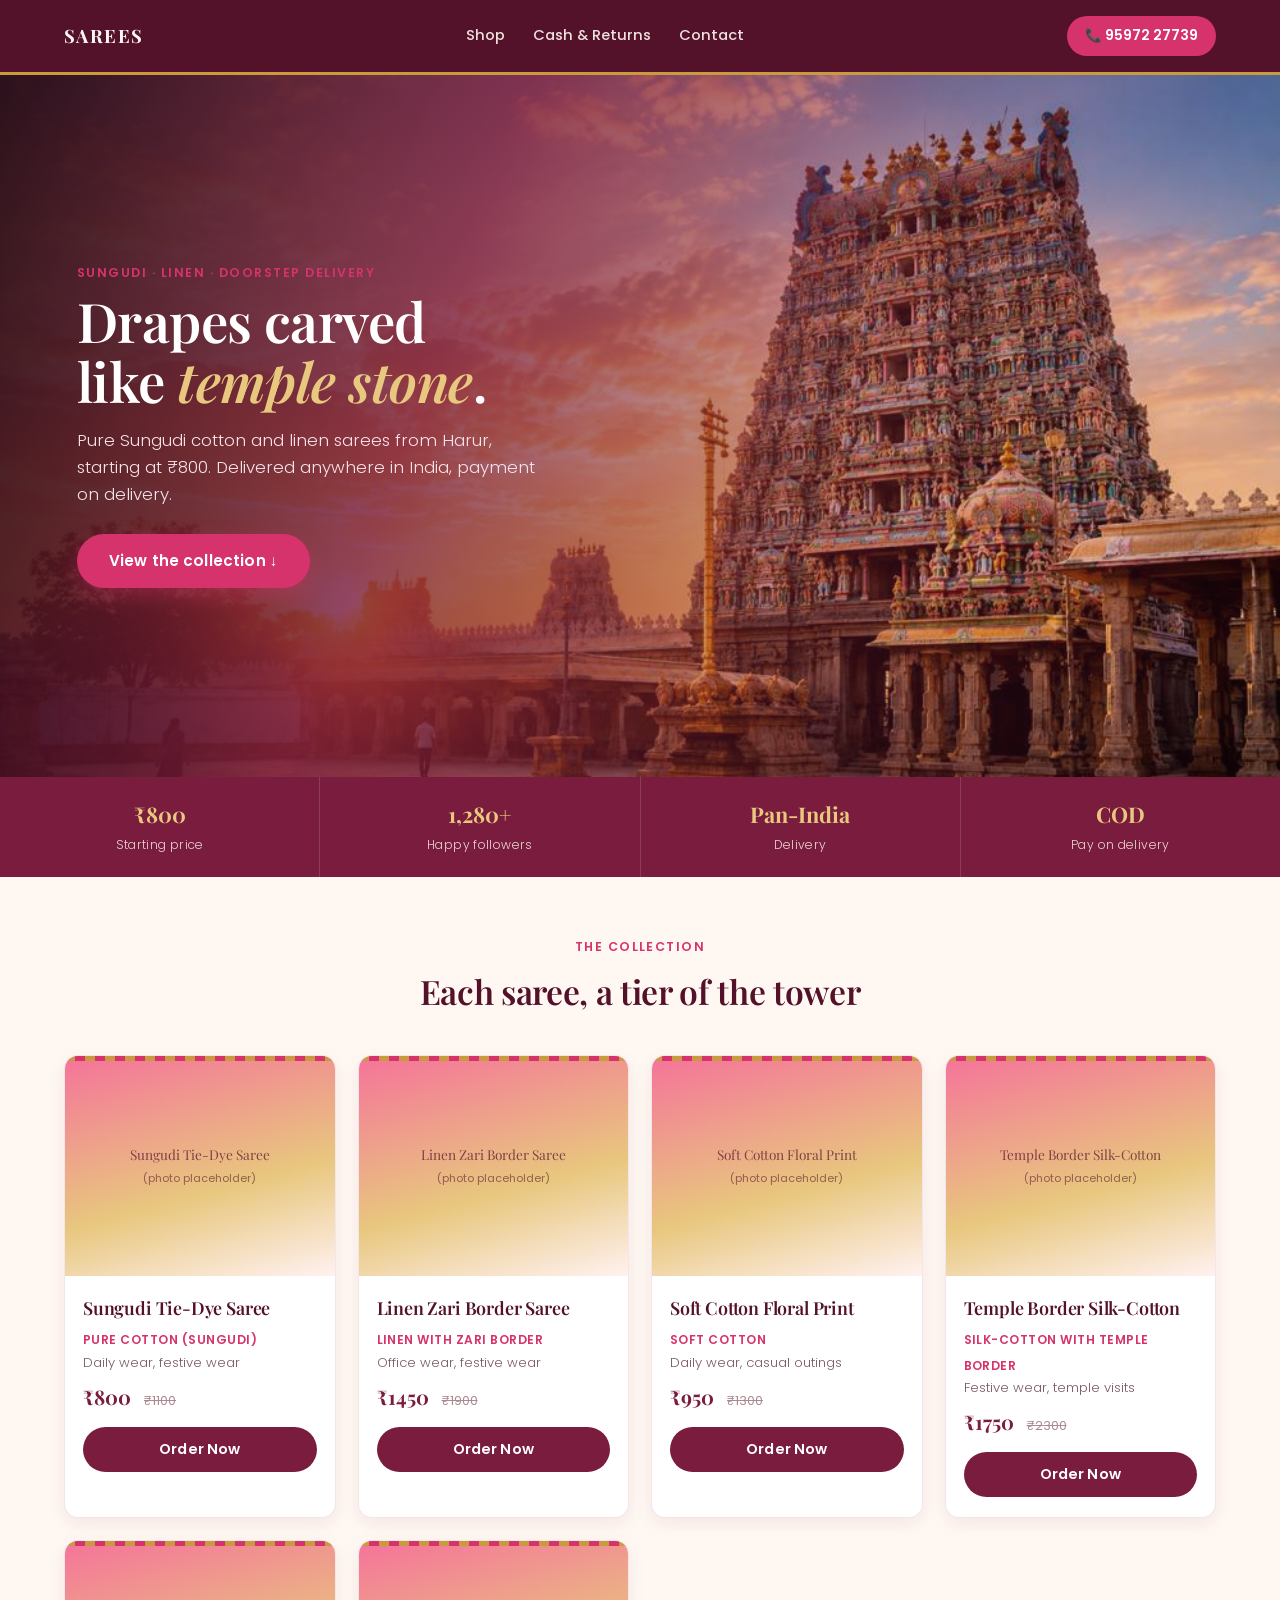
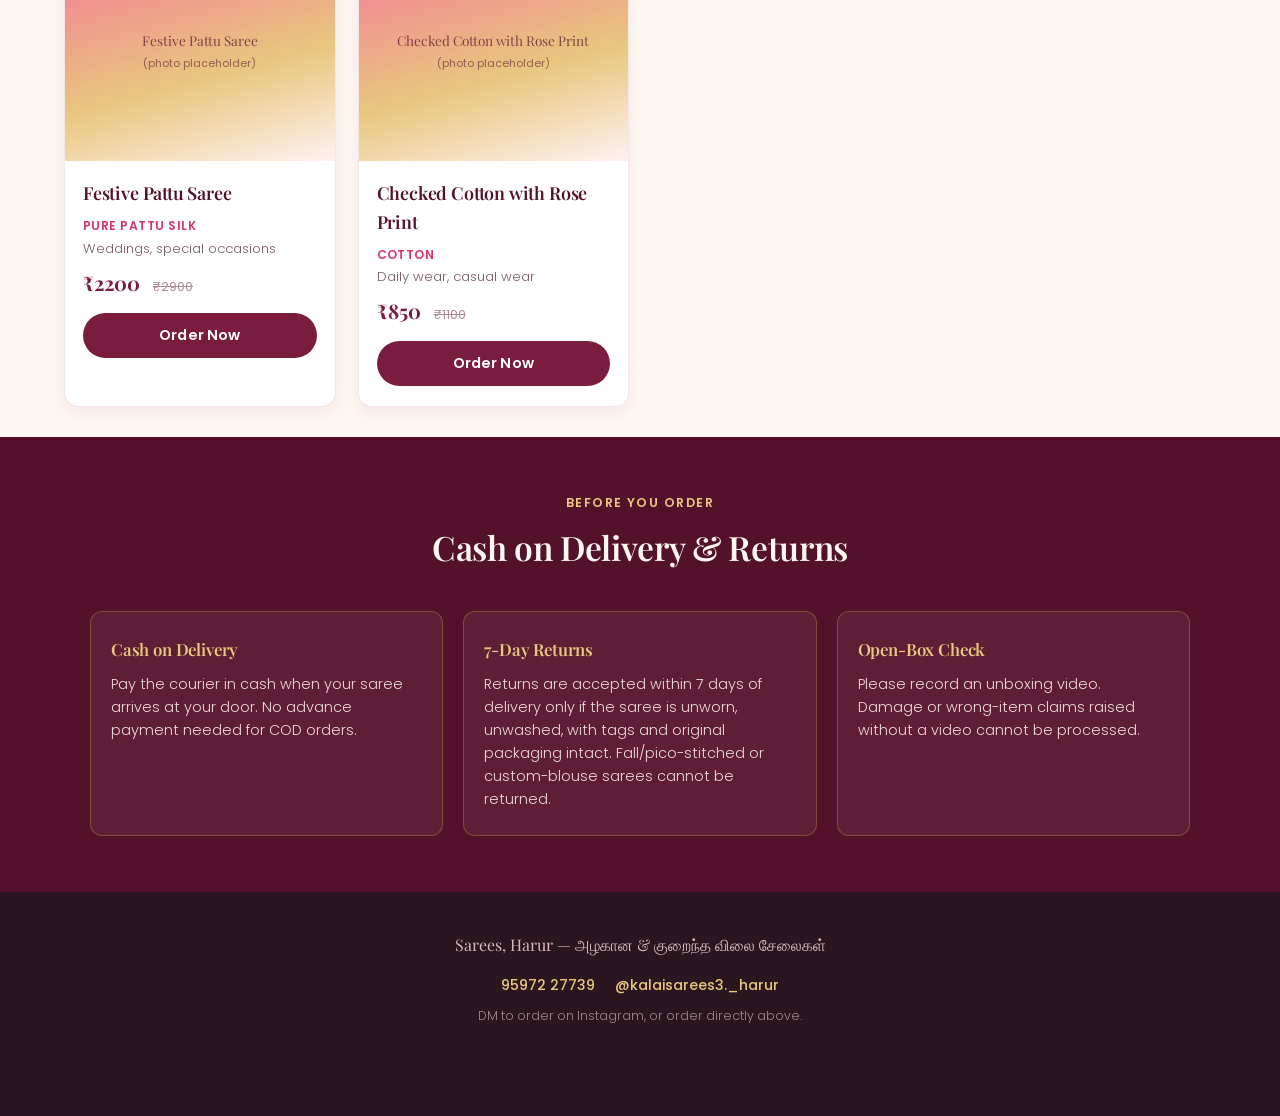
<file: preview.html>
<!DOCTYPE html>
<html lang="en">
<head>
<meta charset="UTF-8">
<meta name="viewport" content="width=device-width, initial-scale=1.0">
<title>Sarees — Harur</title>
<link rel="preconnect" href="https://fonts.googleapis.com">
<link rel="preconnect" href="https://fonts.gstatic.com" crossorigin>
<link href="https://fonts.googleapis.com/css2?family=Playfair+Display:ital,wght@0,500;0,600;0,700;1,500&family=Poppins:wght@300;400;500;600;700&display=swap" rel="stylesheet">
<style>:root{
  --plum:#7A1C3D;
  --plum-deep:#54122A;
  --rose:#D6336C;
  --rose-light:#F5739A;
  --gold:#C99A3F;
  --gold-light:#E8C77E;
  --blush:#FFF1F0;
  --cream:#FFF8F2;
  --teal:#0F3D3E;
  --ink:#2B1620;
  --radius:6px;
  --font-display:'Playfair Display', Georgia, serif;
  --font-body:'Poppins', -apple-system, sans-serif;
}

*{box-sizing:border-box;margin:0;padding:0;-webkit-tap-highlight-color:transparent;}
html{scroll-behavior:smooth;}
body{
  font-family:var(--font-body);
  background:var(--cream);
  color:var(--ink);
  line-height:1.6;
  font-weight:400;
  -webkit-font-smoothing:antialiased;
  overflow-x:hidden;
}
h1,h2,h3{font-family:var(--font-display);font-weight:600;letter-spacing:-0.01em;}
.eyebrow{
  font-family:var(--font-body);
  font-weight:600;
  font-size:0.78rem;
  text-transform:uppercase;
  letter-spacing:0.12em;
  color:var(--rose);
  margin-bottom:8px;
}

.mobile-only{display:none;}
.desktop-only{display:inline-block;}

/* ---------- Topbar ---------- */
.topbar{
  display:flex;align-items:center;justify-content:space-between;
  padding:16px 5%;
  background:var(--plum-deep);
  color:var(--cream);
  position:sticky;top:0;z-index:60;
  border-bottom:3px solid var(--gold);
}
.brand-name{font-family:var(--font-display);font-size:1.15rem;letter-spacing:0.08em;font-weight:700;}
.topnav{display:flex;align-items:center;gap:28px;}
.topnav a{color:var(--cream);text-decoration:none;font-size:0.92rem;font-weight:500;opacity:0.9;}
.topnav a:hover, .topnav a:focus-visible{opacity:1;border-bottom:1px solid var(--gold-light);}
.call-pill{
  background:var(--rose);color:#fff;
  padding:9px 18px;border-radius:30px;
  text-decoration:none;font-size:0.85rem;font-weight:600;
  white-space:nowrap;
}
.call-pill:hover{background:var(--rose-light);}

.menu-toggle{
  display:none;
  flex-direction:column;justify-content:center;gap:5px;
  width:40px;height:40px;background:none;border:none;cursor:pointer;
  z-index:70;
}
.menu-toggle span{
  display:block;width:24px;height:2px;background:var(--cream);
  transition:transform .2s ease, opacity .2s ease;
}
.menu-toggle.open span:nth-child(1){transform:translateY(7px) rotate(45deg);}
.menu-toggle.open span:nth-child(2){opacity:0;}
.menu-toggle.open span:nth-child(3){transform:translateY(-7px) rotate(-45deg);}

.nav-backdrop{
  display:none;position:fixed;inset:0;background:rgba(20,5,11,0.55);
  z-index:55;opacity:0;pointer-events:none;transition:opacity .25s ease;
}
.nav-backdrop.open{opacity:1;pointer-events:auto;}

/* ---------- Hero ---------- */
.hero{
  position:relative;
  min-height:78vh;
  display:flex;align-items:center;
  overflow:hidden;
}
.hero-bg{
  position:absolute;inset:0;
  background:url('[data-uri]') center 30%/cover no-repeat;
  filter:saturate(1.05);
}
.hero-veil{
  position:absolute;inset:0;
  background:linear-gradient(110deg, rgba(35,8,18,0.93) 0%, rgba(122,28,61,0.82) 35%, rgba(122,28,61,0.35) 62%, rgba(122,28,61,0.08) 100%);
}
.hero-content{
  position:relative;z-index:2;
  max-width:620px;
  padding:0 6%;
  color:var(--cream);
}
.hero-content h1{
  font-size:clamp(2.1rem, 6vw, 3.4rem);
  line-height:1.1;
  color:#fff;
  margin:8px 0 16px;
}
.hero-content h1 em{font-style:italic;color:var(--gold-light);}
.hero-sub{
  font-size:clamp(0.95rem, 2.2vw, 1.05rem);
  max-width:480px;
  color:#F6E3E9;
  margin-bottom:26px;
  font-weight:300;
}
.btn-primary{
  display:inline-block;
  background:var(--rose);
  color:#fff;
  text-decoration:none;
  padding:15px 32px;
  font-weight:600;
  font-family:var(--font-body);
  border-radius:30px;
  border:none;
  cursor:pointer;
  font-size:0.95rem;
  letter-spacing:0.01em;
  transition:transform .15s ease, background .15s ease, box-shadow .15s ease;
  box-shadow:0 8px 20px rgba(214,51,108,0.35);
}
.btn-primary:hover, .btn-primary:focus-visible{background:var(--rose-light);transform:translateY(-2px);}
.btn-primary.full{width:100%;text-align:center;margin-top:10px;}
.btn-secondary{
  background:none;border:1.5px solid var(--plum);color:var(--plum);
  padding:11px 26px;border-radius:30px;font-weight:600;cursor:pointer;
  font-family:var(--font-body);
}

/* ---------- Stat strip ---------- */
.strip{
  display:flex;flex-wrap:wrap;
  background:var(--plum);
  color:var(--cream);
}
.strip-item{
  flex:1;min-width:140px;
  padding:20px 14px;
  text-align:center;
  border-right:1px solid rgba(255,248,242,0.15);
}
.strip-item:last-child{border-right:none;}
.strip-item strong{display:block;font-family:var(--font-display);font-size:1.35rem;color:var(--gold-light);font-weight:700;}
.strip-item span{font-size:0.76rem;opacity:0.85;letter-spacing:0.03em;font-weight:300;}

/* ---------- Shop section ---------- */
.shop{padding:60px 5% 30px;}
.section-head{text-align:center;margin-bottom:36px;}
.section-head h2{font-size:clamp(1.5rem, 4vw, 2.1rem);color:var(--plum-deep);}
.section-head.light h2{color:var(--cream);}
.section-head.light .eyebrow{color:var(--gold-light);}

.grid{
  display:grid;
  grid-template-columns:repeat(auto-fit, minmax(250px, 1fr));
  gap:22px;
  max-width:1180px;
  margin:0 auto;
}

.card{
  background:#fff;
  border:1px solid rgba(122,28,61,0.1);
  border-radius:14px;
  overflow:hidden;
  position:relative;
  box-shadow:0 6px 18px rgba(122,28,61,0.08);
  transition:transform .18s ease, box-shadow .18s ease;
}
.card:hover{transform:translateY(-4px);box-shadow:0 14px 26px rgba(122,28,61,0.16);}
.card-swatch{
  height:220px;
  position:relative;
  background:#f3e4e6;
  overflow:hidden;
}
.card-swatch img{
  width:100%;height:100%;
  object-fit:cover;
  display:block;
}
.card-tier{
  position:absolute;top:0;left:0;right:0;
  height:5px;
  background:repeating-linear-gradient(90deg, var(--gold) 0 10px, var(--rose) 10px 20px);
  z-index:2;
}
.card-uses{
  font-size:0.82rem;color:#7a5a64;margin-bottom:8px;font-weight:300;
}
.card-material{
  font-size:0.76rem;color:var(--rose);font-weight:600;text-transform:uppercase;letter-spacing:0.04em;margin-bottom:4px;
}
.card-body{padding:18px 18px 20px;}
.card-body h3{font-size:1.12rem;color:var(--plum-deep);margin-bottom:4px;font-weight:600;}
.card-price{font-family:var(--font-display);font-size:1.25rem;color:var(--plum);margin-bottom:14px;font-weight:700;}
.card-price span{font-size:0.78rem;color:#aa8a90;text-decoration:line-through;margin-left:8px;font-family:var(--font-body);font-weight:400;}
.btn-order{
  width:100%;background:var(--plum);color:#fff;border:none;
  padding:12px;border-radius:30px;font-weight:600;cursor:pointer;
  font-family:var(--font-body);
  font-size:0.9rem;letter-spacing:0.01em;
  transition:background .15s ease;
}
.btn-order:hover, .btn-order:focus-visible{background:var(--rose);}
.btn-order:active{transform:scale(0.98);}

/* ---------- Policy section ---------- */
.policy{background:var(--plum-deep);color:var(--cream);padding:56px 5%;}
.policy-grid{
  display:grid;grid-template-columns:repeat(auto-fit, minmax(230px,1fr));
  gap:20px;max-width:1100px;margin:0 auto;
}
.policy-card{
  background:rgba(255,248,242,0.06);
  border:1px solid rgba(201,154,63,0.35);
  padding:24px 20px;border-radius:12px;
}
.policy-card h3{color:var(--gold-light);font-size:1.05rem;margin-bottom:10px;font-weight:600;}
.policy-card p{font-size:0.9rem;color:#F0D9DF;font-weight:300;}

/* ---------- Sticky mobile CTA ---------- */
.sticky-cta{
  position:fixed;bottom:0;left:0;right:0;
  z-index:50;
  padding:12px 16px calc(12px + env(safe-area-inset-bottom));
  background:linear-gradient(0deg, rgba(43,22,32,0.97) 60%, rgba(43,22,32,0));
}
.sticky-cta-btn{
  display:block;width:100%;text-align:center;
  background:var(--rose);color:#fff;
  padding:14px;border-radius:30px;
  text-decoration:none;font-weight:600;font-size:0.95rem;
  box-shadow:0 6px 18px rgba(214,51,108,0.45);
}

/* ---------- Modal ---------- */
.modal-backdrop{
  position:fixed;inset:0;background:rgba(20,5,11,0.62);
  display:flex;align-items:center;justify-content:center;
  z-index:100;opacity:0;pointer-events:none;
  transition:opacity .2s ease;
  padding:16px;
}
.modal-backdrop.open{opacity:1;pointer-events:auto;}
.modal{
  background:var(--cream);
  max-width:440px;width:100%;
  padding:30px 24px;
  border-radius:18px;
  position:relative;
  max-height:90vh;overflow-y:auto;
  border-top:5px solid var(--gold);
}
.modal-close{
  position:absolute;top:16px;right:16px;
  background:rgba(122,28,61,0.08);border:none;
  width:32px;height:32px;border-radius:50%;
  font-size:1rem;cursor:pointer;color:var(--plum);
}
.modal h3{font-size:1.35rem;color:var(--plum-deep);margin:4px 0 2px;}
.modal-price{font-family:var(--font-display);color:var(--rose);font-size:1.15rem;margin-bottom:18px;font-weight:700;}

#order-form label{display:block;font-size:0.85rem;font-weight:600;margin:14px 0 6px;color:var(--plum-deep);}
#order-form input[type=text],
#order-form input[type=tel],
#order-form textarea{
  width:100%;padding:12px 14px;border:1px solid #e3c3cb;border-radius:10px;
  font-family:var(--font-body);font-size:0.95rem;background:#fff;
  -webkit-appearance:none;
}
#order-form input:focus, #order-form textarea:focus{outline:2px solid var(--gold);outline-offset:1px;}
.error{color:#A11313;font-size:0.78rem;display:block;min-height:16px;margin-top:2px;}
.policy-accept{display:flex;gap:10px;margin:18px 0 6px;align-items:flex-start;}
.policy-accept input{margin-top:3px;min-width:16px;min-height:16px;}
.policy-accept label{font-size:0.82rem;font-weight:400;color:#5a4047;}

.modal-success{text-align:center;padding:10px 0;}
.success-mark{
  width:54px;height:54px;border-radius:50%;
  background:var(--teal);color:#fff;font-size:1.6rem;
  display:flex;align-items:center;justify-content:center;
  margin:0 auto 14px;
}
.modal-success h3{color:var(--plum-deep);margin-bottom:10px;}
.modal-success p{font-size:0.92rem;color:#6b4a52;margin-bottom:6px;}
.success-note{font-size:0.82rem !important;color:#9a7480 !important;margin-bottom:18px !important;}

/* ---------- Footer ---------- */
.footer{
  background:var(--ink);color:#D9B8C0;
  text-align:center;padding:40px 5% 90px;
}
.footer-brand{margin-bottom:16px;}
.footer-brand p{font-family:var(--font-display);font-size:1rem;}
.footer-links{display:flex;gap:20px;justify-content:center;margin-bottom:10px;}
.footer-links a{color:var(--gold-light);text-decoration:none;font-size:0.88rem;font-weight:500;}
.footer-note{font-size:0.78rem;opacity:0.7;font-weight:300;}

/* ---------- Responsive ---------- */
@media (max-width:860px){
  .topnav{
    position:fixed;top:0;right:0;bottom:0;
    width:78%;max-width:320px;
    background:var(--plum-deep);
    flex-direction:column;align-items:flex-start;
    padding:90px 28px 40px;
    gap:24px;
    transform:translateX(100%);
    transition:transform .28s ease;
    z-index:65;
  }
  .topnav.open{transform:translateX(0);}
  .topnav a{font-size:1.05rem;}
  .menu-toggle{display:flex;}
  .nav-backdrop{display:block;}
  .desktop-only{display:none;}
  .mobile-only.call-pill{display:inline-block;margin-top:8px;}
}

@media (max-width:700px){
  .hero{min-height:72vh;}
  .strip-item{min-width:46%;border-right:none;border-bottom:1px solid rgba(255,248,242,0.15);}
  .strip-item:nth-child(2n){border-right:none;}
  .grid{grid-template-columns:1fr 1fr;gap:14px;}
  .card-body{padding:13px 13px 15px;}
  .card-body h3{font-size:0.95rem;}
  .card-price{font-size:1.05rem;}
  .card-swatch{height:160px;}
  .btn-order{padding:10px;font-size:0.82rem;}
  .policy-grid{grid-template-columns:1fr;}
  .mobile-only{display:block;}
  body{padding-bottom:0;}
}

@media (max-width:420px){
  .grid{grid-template-columns:1fr;}
  .card-swatch{height:230px;}
}

@media (prefers-reduced-motion: reduce){
  *{transition:none !important;}
}
</style>
</head>
<body>

<header class="topbar">
  <div class="brand">
    <span class="brand-name">SAREES</span>
  </div>
  <nav class="topnav" id="topnav">
    <a href="#shop">Shop</a>
    <a href="#order-policy">Cash &amp; Returns</a>
    <a href="#contact">Contact</a>
    <a class="call-pill mobile-only" href="tel:9597227739">📞 Call to order</a>
  </nav>
  <button class="menu-toggle" id="menu-toggle" aria-label="Open menu" aria-expanded="false">
    <span></span><span></span><span></span>
  </button>
  <a class="call-pill desktop-only" href="tel:9597227739">📞 95972 27739</a>
</header>
<div class="nav-backdrop" id="nav-backdrop"></div>

<section class="hero">
  <div class="hero-bg" aria-hidden="true"></div>
  <div class="hero-veil" aria-hidden="true"></div>
  <div class="hero-content">
    <p class="eyebrow">Sungudi · Linen · Doorstep Delivery</p>
    <h1>Drapes carved<br>like <em>temple stone</em>.</h1>
    <p class="hero-sub">Pure Sungudi cotton and linen sarees from Harur, starting at ₹800. Delivered anywhere in India, payment on delivery.</p>
    <a href="#shop" class="btn-primary">View the collection ↓</a>
  </div>
</section>

<section class="strip">
  <div class="strip-item"><strong>₹800</strong><span>Starting price</span></div>
  <div class="strip-item"><strong>1,280+</strong><span>Happy followers</span></div>
  <div class="strip-item"><strong>Pan-India</strong><span>Delivery</span></div>
  <div class="strip-item"><strong>COD</strong><span>Pay on delivery</span></div>
</section>

<section id="shop" class="shop">
  <div class="section-head">
    <p class="eyebrow">The Collection</p>
    <h2>Each saree, a tier of the tower</h2>
  </div>

  <div class="grid" id="product-grid">
    <!-- Product cards are rendered by app.js -->
  </div>
</section>

<section id="order-policy" class="policy">
  <div class="section-head light">
    <p class="eyebrow">Before You Order</p>
    <h2>Cash on Delivery &amp; Returns</h2>
  </div>
  <div class="policy-grid">
    <div class="policy-card">
      <h3>Cash on Delivery</h3>
      <p>Pay the courier in cash when your saree arrives at your door. No advance payment needed for COD orders.</p>
    </div>
    <div class="policy-card">
      <h3>7-Day Returns</h3>
      <p>Returns are accepted within 7 days of delivery only if the saree is unworn, unwashed, with tags and original packaging intact. Fall/pico-stitched or custom-blouse sarees cannot be returned.</p>
    </div>
    <div class="policy-card">
      <h3>Open-Box Check</h3>
      <p>Please record an unboxing video. Damage or wrong-item claims raised without a video cannot be processed.</p>
    </div>
  </div>
</section>

<!-- Order Modal -->
<div class="modal-backdrop" id="modal-backdrop">
  <div class="modal" role="dialog" aria-modal="true" aria-labelledby="modal-title">
    <button class="modal-close" id="modal-close" aria-label="Close">✕</button>
    <p class="eyebrow" id="modal-eyebrow">Confirm your order</p>
    <h3 id="modal-title">Saree Name</h3>
    <p class="modal-price" id="modal-price">₹0</p>

    <form id="order-form" novalidate>
      <label for="cust-name">Full Name</label>
      <input type="text" id="cust-name" name="name" placeholder="e.g. Lakshmi Devi" required>
      <span class="error" id="err-name"></span>

      <label for="cust-phone">Phone Number</label>
      <input type="tel" id="cust-phone" name="phone" placeholder="10-digit mobile number" required>
      <span class="error" id="err-phone"></span>

      <label for="cust-address">Delivery Address</label>
      <textarea id="cust-address" name="address" rows="3" placeholder="House no, Street, City, State, PIN code" required></textarea>
      <span class="error" id="err-address"></span>

      <div class="policy-accept">
        <input type="checkbox" id="accept-policy" required>
        <label for="accept-policy">I agree to pay <strong>Cash on Delivery</strong> and understand the 7-day return condition above.</label>
      </div>

      <button type="submit" class="btn-primary full">Confirm Order — Cash on Delivery</button>
    </form>

    <div class="modal-success" id="modal-success" hidden>
      <div class="success-mark">✓</div>
      <h3>Order Confirmed!</h3>
      <p id="success-summary"></p>
      <p class="success-note">We will call you shortly to verify your order before dispatch.</p>
      <button class="btn-secondary" id="success-close">Done</button>
    </div>
  </div>
</div>

<footer id="contact" class="footer">
  <div class="footer-brand">
    <p>Sarees, Harur — அழகான &amp; குறைந்த விலை சேலைகள்</p>
  </div>
  <div class="footer-links">
    <a href="tel:9597227739">95972 27739</a>
    <a href="https://instagram.com/kalaisarees3._harur" target="_blank" rel="noopener">@kalaisarees3._harur</a>
  </div>
  <p class="footer-note">DM to order on Instagram, or order directly above.</p>
</footer>

<div class="sticky-cta mobile-only">
  <a href="#shop" class="sticky-cta-btn">🛍 Shop the collection</a>
</div>

<script>// ---------------------------------------------------------------
// Sarees — product catalog & order flow
// ---------------------------------------------------------------

const PRODUCTS = [
  {
    id: "sungudi-pink-mustard",
    name: "Sungudi Tie-Dye Saree",
    material: "Pure Cotton (Sungudi)",
    uses: "Daily wear, festive wear",
    price: 800,
    mrp: 1100,
    image: "images/sungudi-pink-mustard.jpg"
  },
  {
    id: "linen-emerald-gold",
    name: "Linen Zari Border Saree",
    material: "Linen with Zari Border",
    uses: "Office wear, festive wear",
    price: 1450,
    mrp: 1900,
    image: "images/linen-emerald-gold.jpg"
  },
  {
    id: "floral-lavender",
    name: "Soft Cotton Floral Print",
    material: "Soft Cotton",
    uses: "Daily wear, casual outings",
    price: 950,
    mrp: 1300,
    image: "images/floral-lavender.jpg"
  },
  {
    id: "blue-temple-zari",
    name: "Temple Border Silk-Cotton",
    material: "Silk-Cotton with Temple Border",
    uses: "Festive wear, temple visits",
    price: 1750,
    mrp: 2300,
    image: "images/blue-temple-zari.jpg"
  },
  {
    id: "maroon-pattu",
    name: "Festive Pattu Saree",
    material: "Pure Pattu Silk",
    uses: "Weddings, special occasions",
    price: 2200,
    mrp: 2900,
    image: "images/maroon-pattu.jpg"
  },
  {
    id: "checked-pink-rose",
    name: "Checked Cotton with Rose Print",
    material: "Cotton",
    uses: "Daily wear, casual wear",
    price: 850,
    mrp: 1100,
    image: "images/checked-pink-rose.jpg"
  }
];

let currentProduct = null;

// ---------- Render product grid ----------
function renderProducts() {
  const grid = document.getElementById("product-grid");
  grid.innerHTML = PRODUCTS.map(p => `
    <article class="card">
      <div class="card-tier"></div>
      <div class="card-swatch" style="background:linear-gradient(165deg, var(--rose-light) 0%, var(--gold-light) 60%, var(--blush) 100%); display:flex; align-items:center; justify-content:center;">
        <span style="color:var(--plum-deep); font-family:var(--font-display); font-size:0.85rem; text-align:center; padding:0 20px; opacity:0.7;">${p.name}<br><span style="font-size:0.68rem; font-family:var(--font-body); opacity:0.8;">(photo placeholder)</span></span>
      </div>
      <div class="card-body">
        <h3>${p.name}</h3>
        <span class="card-material">${p.material}</span>
        <p class="card-uses">${p.uses}</p>
        <p class="card-price">₹${p.price} <span>₹${p.mrp}</span></p>
        <button class="btn-order" data-id="${p.id}">Order Now</button>
      </div>
    </article>
  `).join("");

  grid.querySelectorAll(".btn-order").forEach(btn => {
    btn.addEventListener("click", () => openModal(btn.dataset.id));
  });
}

// ---------- Modal control ----------
function openModal(productId) {
  currentProduct = PRODUCTS.find(p => p.id === productId);
  if (!currentProduct) return;

  document.getElementById("modal-title").textContent = currentProduct.name;
  document.getElementById("modal-price").textContent = `₹${currentProduct.price} · Cash on Delivery`;

  document.getElementById("order-form").hidden = false;
  document.getElementById("modal-success").hidden = true;
  document.getElementById("order-form").reset();
  clearErrors();

  document.getElementById("modal-backdrop").classList.add("open");
  document.body.style.overflow = "hidden";
}

function closeModal() {
  document.getElementById("modal-backdrop").classList.remove("open");
  document.body.style.overflow = "";
}

function clearErrors() {
  ["err-name", "err-phone", "err-address"].forEach(id => {
    document.getElementById(id).textContent = "";
  });
}

// ---------- Form validation & submit ----------
function validateForm(name, phone, address, accepted) {
  let valid = true;
  clearErrors();

  if (!name.trim() || name.trim().length < 3) {
    document.getElementById("err-name").textContent = "Please enter your full name.";
    valid = false;
  }
  const phoneDigits = phone.replace(/\D/g, "");
  if (phoneDigits.length !== 10) {
    document.getElementById("err-phone").textContent = "Enter a valid 10-digit phone number.";
    valid = false;
  }
  if (!address.trim() || address.trim().length < 10) {
    document.getElementById("err-address").textContent = "Please enter your full delivery address.";
    valid = false;
  }
  if (!accepted) {
    valid = false;
  }
  return valid;
}

function handleOrderSubmit(e) {
  e.preventDefault();

  const name = document.getElementById("cust-name").value;
  const phone = document.getElementById("cust-phone").value;
  const address = document.getElementById("cust-address").value;
  const accepted = document.getElementById("accept-policy").checked;

  if (!validateForm(name, phone, address, accepted)) return;

  // Build a simple order record (in a real shop this would POST to a server)
  const order = {
    product: currentProduct.name,
    price: currentProduct.price,
    name: name.trim(),
    phone: phone.trim(),
    address: address.trim(),
    paymentMode: "Cash on Delivery",
    orderedAt: new Date().toISOString()
  };

  saveOrderLocally(order);

  document.getElementById("order-form").hidden = true;
  document.getElementById("modal-success").hidden = false;
  document.getElementById("success-summary").textContent =
    `${order.product} for ${order.name}, ₹${order.price} payable by cash on delivery at: ${order.address}.`;
}

// Stores the order in the browser so the shop owner can review it later
// (placeholder for a real backend / WhatsApp / Google Sheet integration)
function saveOrderLocally(order) {
  try {
    const existing = JSON.parse(localStorage.getItem("kalai_orders") || "[]");
    existing.push(order);
    localStorage.setItem("kalai_orders", JSON.stringify(existing));
  } catch (err) {
    console.warn("Could not save order locally:", err);
  }
}

// ---------- Mobile menu ----------
function initMobileMenu() {
  const toggle = document.getElementById("menu-toggle");
  const nav = document.getElementById("topnav");
  const backdrop = document.getElementById("nav-backdrop");
  if (!toggle || !nav || !backdrop) return;

  function closeMenu() {
    toggle.classList.remove("open");
    nav.classList.remove("open");
    backdrop.classList.remove("open");
    toggle.setAttribute("aria-expanded", "false");
  }
  function openMenu() {
    toggle.classList.add("open");
    nav.classList.add("open");
    backdrop.classList.add("open");
    toggle.setAttribute("aria-expanded", "true");
  }

  toggle.addEventListener("click", () => {
    nav.classList.contains("open") ? closeMenu() : openMenu();
  });
  backdrop.addEventListener("click", closeMenu);
  nav.querySelectorAll("a").forEach(a => a.addEventListener("click", closeMenu));
}

// ---------- Init ----------
document.addEventListener("DOMContentLoaded", () => {
  renderProducts();
  initMobileMenu();

  document.getElementById("modal-close").addEventListener("click", closeModal);
  document.getElementById("success-close").addEventListener("click", closeModal);
  document.getElementById("modal-backdrop").addEventListener("click", (e) => {
    if (e.target.id === "modal-backdrop") closeModal();
  });
  document.addEventListener("keydown", (e) => {
    if (e.key === "Escape") closeModal();
  });

  document.getElementById("order-form").addEventListener("submit", handleOrderSubmit);
});
</script>
</body>
</html>
</file>
